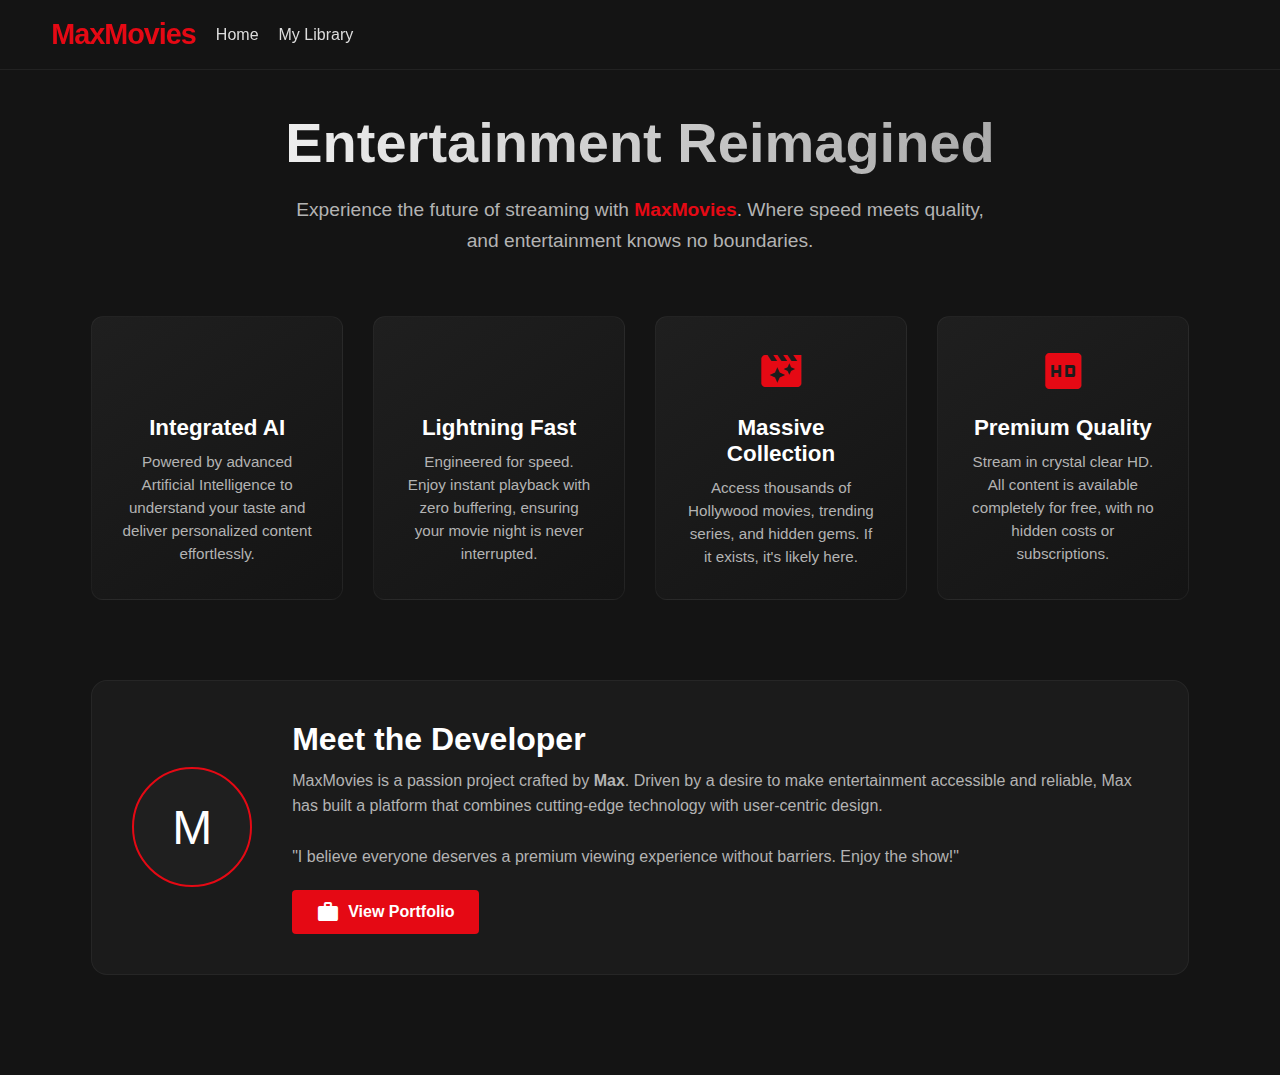
<file: about.html>
<!DOCTYPE html>
<html lang="en">
<head>
  <meta charset="utf-8" />
  <meta name="viewport" content="width=device-width, initial-scale=1" />
  <title>About | MaxMovies</title>
  <link href="https://fonts.googleapis.com/icon?family=Material+Icons" rel="stylesheet" />
  <link rel="stylesheet" href="https://cdnjs.cloudflare.com/ajax/libs/font-awesome/6.5.1/css/all.min.css" />
  <style>
  :root {
    --bg-color: #141414;
    --bg-secondary: #1f1f1f;
    --text-primary: #ffffff;
    --text-secondary: #b3b3b3;
    --accent: #e50914;
    --accent-hover: #f40612;
    --nav-height: 70px;
    --padding-sides: 4%;
  }
  
  * { box-sizing: border-box; margin: 0; padding: 0; outline: none; }
  body { 
    font-family: 'Segoe UI', Roboto, Helvetica, Arial, sans-serif; 
    background-color: var(--bg-color); 
    color: var(--text-primary); 
    padding-top: var(--nav-height); 
    overflow-x: hidden; 
  }

  /* --- Navigation (Matching Main App) --- */
  .navbar { position: fixed; top: 0; width: 100%; height: var(--nav-height); background: rgba(20, 20, 20, 0.95); display: flex; align-items: center; justify-content: space-between; padding: 0 var(--padding-sides); z-index: 100; border-bottom: 1px solid #222; }
  .nav-left { display: flex; align-items: center; gap: 20px; }
  .logo { color: var(--accent); font-size: 1.8rem; font-weight: 800; letter-spacing: -1px; cursor: pointer; text-decoration: none; }
  .nav-links { display: flex; list-style: none; gap: 20px; }
  .nav-links a { cursor: pointer; color: #ddd; font-weight: 500; transition: color 0.2s; text-decoration: none; }
  .nav-links a:hover { color: white; }

  /* Hamburger Styles */
  .hamburger { display:flex; align-items:center; gap:12px; } 
  .hamburger-btn { display:none; background:transparent; border:none; color:#ddd; cursor:pointer; font-size:28px; padding: 0; transition: color 0.2s; } 
  .hamburger-btn:active, .hamburger-btn.active { color: var(--accent); } 
  
  .hamburger-menu { 
      position: absolute; top:70px; right:4%; background: #0f0f10; border:1px solid #222; 
      padding:12px; border-radius:8px; display:none; flex-direction:column; gap:8px; 
      z-index:110; box-shadow: 0 5px 20px rgba(0,0,0,0.5); 
  } 
  .hamburger-menu.active { display: flex; }
  .hamburger-menu a { color:#ddd; text-decoration:none; padding:10px 15px; border-radius:6px; display:flex; align-items:center; gap:10px; transition: all 0.2s; } 
  .hamburger-menu a:hover { background: rgba(229, 9, 20, 0.1); color: var(--accent); }

  /* --- About Content Styles --- */
  .about-container {
    max-width: 1200px;
    margin: 0 auto;
    padding: 40px var(--padding-sides);
    animation: fadeIn 0.6s ease;
  }

  @keyframes fadeIn { from { opacity: 0; transform: translateY(20px); } to { opacity: 1; transform: translateY(0); } }

  .about-hero {
    text-align: center;
    margin-bottom: 60px;
    position: relative;
  }

  .about-hero h1 {
    font-size: 3.5rem;
    font-weight: 800;
    margin-bottom: 20px;
    background: linear-gradient(to right, #fff, #999);
    -webkit-background-clip: text;
    -webkit-text-fill-color: transparent;
  }

  .about-hero p {
    font-size: 1.2rem;
    color: var(--text-secondary);
    max-width: 700px;
    margin: 0 auto;
    line-height: 1.6;
  }

  .accent-text { color: var(--accent); font-weight: bold; }

  /* Feature Grid */
  .features-grid {
    display: grid;
    grid-template-columns: repeat(auto-fit, minmax(250px, 1fr));
    gap: 30px;
    margin-bottom: 80px;
  }

  .feature-card {
    background: linear-gradient(145deg, #1f1f1f, #141414);
    border: 1px solid rgba(255,255,255,0.05);
    padding: 30px;
    border-radius: 12px;
    text-align: center;
    transition: transform 0.3s ease, border-color 0.3s ease;
  }

  .feature-card:hover {
    transform: translateY(-5px);
    border-color: var(--accent);
  }

  .feature-icon {
    font-size: 3rem;
    color: var(--accent);
    margin-bottom: 20px;
    display: inline-block;
  }

  .feature-card h3 {
    font-size: 1.4rem;
    margin-bottom: 10px;
    color: white;
  }

  .feature-card p {
    color: var(--text-secondary);
    font-size: 0.95rem;
    line-height: 1.5;
  }

  /* Developer Section */
  .dev-section {
    background: rgba(255,255,255,0.03);
    border-radius: 16px;
    padding: 40px;
    display: flex;
    align-items: center;
    gap: 40px;
    border: 1px solid rgba(255,255,255,0.05);
    margin-bottom: 60px;
  }

  .dev-avatar {
    width: 120px;
    height: 120px;
    border-radius: 50%;
    background: var(--bg-secondary);
    display: flex;
    align-items: center;
    justify-content: center;
    border: 2px solid var(--accent);
    font-size: 3rem;
    color: var(--text-primary);
    flex-shrink: 0;
  }

  .dev-content h2 {
    font-size: 2rem;
    margin-bottom: 10px;
  }

  .dev-content p {
    color: var(--text-secondary);
    line-height: 1.6;
    margin-bottom: 20px;
  }

  .btn {
    display: inline-flex;
    align-items: center;
    gap: 8px;
    background-color: var(--accent);
    color: white;
    padding: 10px 24px;
    border-radius: 4px;
    text-decoration: none;
    font-weight: 600;
    transition: background 0.2s;
    border: none;
    cursor: pointer;
  }
  .btn:hover { background-color: var(--accent-hover); }

  /* Footer Nav (Mobile) */
  .footer-nav { position: fixed; bottom: 0; left: 0; right: 0; height: 64px; background: rgba(10,10,10,0.98); display: none; justify-content: space-around; align-items: center; border-top: 1px solid #222; z-index: 200; } 
  .foot-btn { background: transparent; border: none; color: #ddd; display:flex; flex-direction: column; align-items: center; gap:4px; font-size: 0.85rem; padding: 6px 10px; cursor: pointer; text-decoration: none; } 
  .foot-btn i { font-size: 20px; } 
  .foot-btn span { font-size: 12px; }
  .foot-btn:active, .foot-btn:focus { color: var(--accent); }

  @media (max-width: 768px) {
    .nav-links { display: none; }
    .hamburger-btn { display: block; }
    .footer-nav { display: flex; }
    .about-hero h1 { font-size: 2.5rem; }
    .dev-section { flex-direction: column; text-align: center; padding: 30px 20px; }
    .nav-left { gap: 15px; }
    .logo { font-size: 1.4rem; }
    .navbar { padding: 0 15px; }
  }
  </style>
</head>
<body>

  <!-- NAVIGATION -->
  <nav class="navbar">
    <div class="nav-left">
      <a href="index.html" class="logo">MaxMovies</a>
      <ul class="nav-links">
        <li><a href="index.html">Home</a></li>
        <li><a href="index.html#library">My Library</a></li>
      </ul>
    </div>
    <div class="hamburger">
      <button class="hamburger-btn" id="hamburgerBtn" onclick="toggleMenu()"><i class="material-icons">menu</i></button>
      <div class="hamburger-menu" id="hamburgerMenu">
        <a href="index.html"><i class="material-icons">home</i> Home</a>
        <a href="index.html#library"><i class="material-icons">library_books</i> Library</a>
        <a href="ai.html"><i class="material-icons">smart_toy</i> Ask AI</a>
        <a href="portfolio.html"><i class="material-icons">work</i> My Portfolio</a>
      </div>
    </div>
  </nav>

  <!-- MAIN CONTENT -->
  <div class="about-container">
    
    <!-- Hero -->
    <header class="about-hero">
      <h1>Entertainment Reimagined</h1>
      <p>
        Experience the future of streaming with <span class="accent-text">MaxMovies</span>. 
        Where speed meets quality, and entertainment knows no boundaries.
      </p>
    </header>

    <!-- Features Grid -->
    <section class="features-grid">
      <!-- AI Feature -->
      <div class="feature-card">
        <i class="material-icons feature-icon">smart_toy</i>
        <h3>Integrated AI</h3>
        <p>Powered by advanced Artificial Intelligence to understand your taste and deliver personalized content effortlessly.</p>
      </div>

      <!-- Speed Feature -->
      <div class="feature-card">
        <i class="material-icons feature-icon">bolt</i>
        <h3>Lightning Fast</h3>
        <p>Engineered for speed. Enjoy instant playback with zero buffering, ensuring your movie night is never interrupted.</p>
      </div>

      <!-- Library Feature -->
      <div class="feature-card">
        <i class="material-icons feature-icon">movie_filter</i>
        <h3>Massive Collection</h3>
        <p>Access thousands of Hollywood movies, trending series, and hidden gems. If it exists, it's likely here.</p>
      </div>

      <!-- Quality Feature -->
      <div class="feature-card">
        <i class="material-icons feature-icon">hd</i>
        <h3>Premium Quality</h3>
        <p>Stream in crystal clear HD. All content is available completely for free, with no hidden costs or subscriptions.</p>
      </div>
    </section>

    <!-- Developer Section -->
    <section class="dev-section">
      <div class="dev-avatar">
        <span>M</span>
      </div>
      <div class="dev-content">
        <h2>Meet the Developer</h2>
        <p>
          MaxMovies is a passion project crafted by <strong>Max</strong>. 
          Driven by a desire to make entertainment accessible and reliable, Max has built a platform that combines cutting-edge technology with user-centric design.
          <br><br>
          "I believe everyone deserves a premium viewing experience without barriers. Enjoy the show!"
        </p>
        <a href="portfolio.html" class="btn">
          <i class="material-icons">work</i> View Portfolio
        </a>
      </div>
    </section>

  </div>

  <!-- FOOTER NAV (Mobile) -->
  <nav class="footer-nav">
    <a href="index.html" class="foot-btn"><i class="material-icons">home</i><span>Home</span></a>
    <a href="index.html#library" class="foot-btn"><i class="material-icons">library_books</i><span>Library</span></a>
    <a href="index.html#downloads" class="foot-btn"><i class="material-icons">download_for_offline</i><span>Downloads</span></a>
    <a href="index.html" class="foot-btn"><i class="material-icons">search</i><span>Search</span></a>
  </nav>

  <script>
    function toggleMenu() {
      const menu = document.getElementById('hamburgerMenu');
      const btn = document.getElementById('hamburgerBtn');
      
      if (menu.style.display === 'flex') {
        menu.style.display = 'none';
        btn.classList.remove('active');
      } else {
        menu.style.display = 'flex';
        btn.classList.add('active');
      }
    }

    // Close menu when clicking outside
    document.addEventListener('click', (e) => {
      const menu = document.getElementById('hamburgerMenu');
      const btn = document.getElementById('hamburgerBtn');
      if (menu.style.display === 'flex' && !menu.contains(e.target) && !btn.contains(e.target)) {
        menu.style.display = 'none';
        btn.classList.remove('active');
      }
    });
  </script>
</body>
</html>
</file>
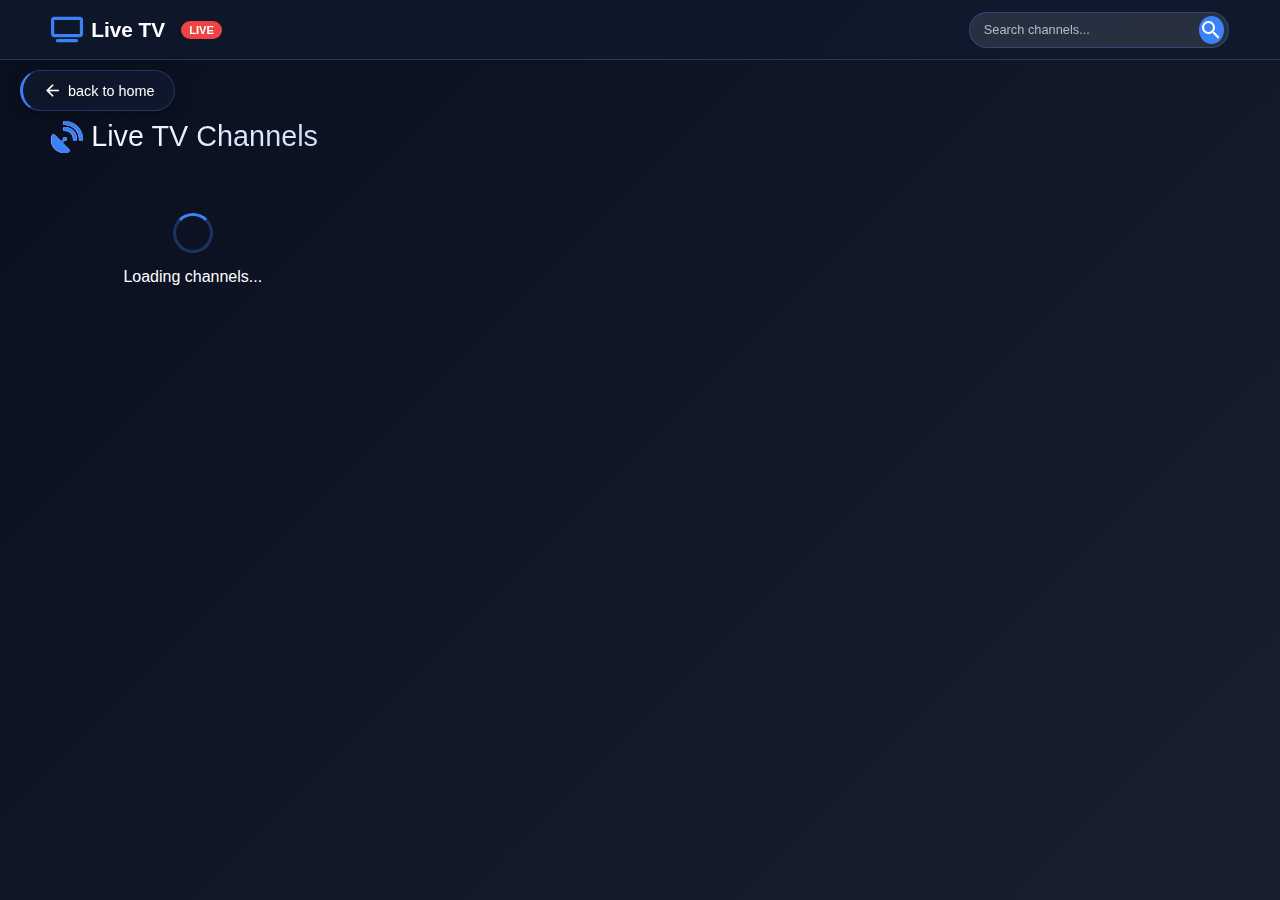
<file: channels.html>
<!DOCTYPE html>
<html lang="en">
<head>
  <meta charset="UTF-8">
  <meta name="viewport" content="width=device-width, initial-scale=1.0, maximum-scale=1.0, user-scalable=yes">
  <title>Live TV Channels 📺</title>
  <link rel="preconnect" href="https://fonts.googleapis.com">
  <link rel="preconnect" href="https://fonts.gstatic.com" crossorigin>
  <link href="https://fonts.googleapis.com/icon?family=Material+Icons" rel="stylesheet">
  <link rel="stylesheet" href="https://cdnjs.cloudflare.com/ajax/libs/font-awesome/6.5.1/css/all.min.css">
  <style>
    * {
      margin: 0;
      padding: 0;
      box-sizing: border-box;
    }

    :root {
      --bg-primary: #0a0f1f;
      --bg-secondary: #151e2c;
      --text-primary: #ffffff;
      --text-secondary: #b0bec5;
      --accent: #3b82f6;
      --accent-hover: #2563eb;
      --danger: #ef4444;
      --success: #10b981;
      --card-bg: rgba(21, 30, 44, 0.8);
      --border-color: rgba(59, 130, 246, 0.3);
      --glassy-bg: rgba(15, 25, 45, 0.7);
      --header-height: 60px;
    }

    body {
      font-family: -apple-system, BlinkMacSystemFont, 'Segoe UI', Roboto, Oxygen, Ubuntu, sans-serif;
      background: linear-gradient(135deg, #0a0f1f 0%, #1a1f2f 100%);
      color: var(--text-primary);
      min-height: 100vh;
    }

    ::-webkit-scrollbar {
      width: 8px;
      height: 8px;
    }
    ::-webkit-scrollbar-track {
      background: var(--bg-secondary);
    }
    ::-webkit-scrollbar-thumb {
      background: var(--accent);
      border-radius: 4px;
    }
    ::-webkit-scrollbar-thumb:hover {
      background: var(--accent-hover);
    }

    .navbar {
      position: fixed;
      top: 0;
      left: 0;
      right: 0;
      height: var(--header-height);
      background: var(--glassy-bg);
      backdrop-filter: blur(10px);
      border-bottom: 1px solid var(--border-color);
      display: flex;
      align-items: center;
      justify-content: space-between;
      padding: 0 4%;
      z-index: 1000;
    }

    .nav-left {
      display: flex;
      align-items: center;
      gap: 15px;
    }

    .logo {
      display: flex;
      align-items: center;
      gap: 8px;
      font-size: 1.3rem;
      font-weight: 700;
      color: white;
      cursor: pointer;
    }

    .logo i {
      color: var(--accent);
      font-size: 1.6rem;
    }

    .live-badge {
      background: var(--danger);
      color: white;
      padding: 3px 8px;
      border-radius: 20px;
      font-size: 0.7rem;
      font-weight: 600;
      text-transform: uppercase;
      animation: pulse 1.5s infinite;
      margin-left: 8px;
    }

    /* Back to Home Button - Positioned at Top */
    .back-home-simple {
      position: fixed;
      top: 70px;
      left: 20px;
      display: inline-flex;
      align-items: center;
      gap: 6px;
      background: rgba(15, 25, 45, 0.85);
      backdrop-filter: blur(8px);
      border: 1px solid var(--border-color);
      border-radius: 40px;
      padding: 10px 20px;
      color: white;
      text-decoration: none;
      font-size: 0.9rem;
      font-weight: 500;
      transition: all 0.2s ease;
      box-shadow: 0 4px 15px rgba(0,0,0,0.3);
      z-index: 2000;
      border-left: 3px solid var(--accent);
    }

    .back-home-simple:hover {
      background: var(--accent);
      border-color: var(--accent);
      transform: translateY(-2px);
      box-shadow: 0 8px 25px rgba(59, 130, 246, 0.4);
    }

    .back-home-simple i {
      font-size: 1.2rem;
    }

    @keyframes pulse {
      0% { opacity: 1; }
      50% { opacity: 0.7; box-shadow: 0 0 8px var(--danger); }
      100% { opacity: 1; }
    }

    .nav-actions {
      display: flex;
      align-items: center;
    }

    .search-box {
      display: flex;
      align-items: center;
      background: rgba(255,255,255,0.1);
      border: 1px solid var(--border-color);
      border-radius: 30px;
      padding: 4px 4px 4px 14px;
      width: 260px;
      height: 36px;
      transition: all 0.2s ease;
    }

    .search-box:focus-within {
      border-color: var(--accent);
      box-shadow: 0 0 12px rgba(59, 130, 246, 0.3);
      background: rgba(15, 25, 45, 0.9);
      width: 280px;
    }

    .search-box input {
      background: transparent;
      border: none;
      color: white;
      width: 100%;
      font-size: 0.85rem;
      padding: 0;
      height: 100%;
    }

    .search-box input::placeholder {
      color: var(--text-secondary);
      font-size: 0.8rem;
    }

    .search-box input:focus {
      outline: none;
    }

    .search-box button {
      background: var(--accent);
      border: none;
      color: white;
      cursor: pointer;
      font-size: 1rem;
      display: flex;
      align-items: center;
      justify-content: center;
      width: 28px;
      height: 28px;
      border-radius: 50%;
      transition: all 0.2s ease;
    }

    .search-box button:hover {
      background: var(--accent-hover);
      transform: scale(1.05);
    }

    .main-content {
      padding-top: var(--header-height);
      min-height: 100vh;
    }

    #home-view {
      padding: 60px 4% 15px 4%;
    }

    .page-title {
      font-size: 1.8rem;
      margin-bottom: 20px;
      background: linear-gradient(135deg, #fff, var(--accent));
      -webkit-background-clip: text;
      -webkit-text-fill-color: transparent;
      display: flex;
      align-items: center;
      gap: 8px;
    }

    .page-title i {
      font-size: 2rem;
      -webkit-text-fill-color: initial;
      color: var(--accent);
    }

    .channels-grid {
      display: grid;
      grid-template-columns: repeat(auto-fill, minmax(260px, 1fr));
      gap: 15px;
      margin-top: 15px;
    }

    .channel-card {
      background: var(--card-bg);
      backdrop-filter: blur(8px);
      border: 1px solid var(--border-color);
      border-radius: 12px;
      overflow: hidden;
      cursor: pointer;
      transition: all 0.2s ease;
      position: relative;
    }

    .channel-card:hover {
      transform: translateY(-3px);
      border-color: var(--accent);
      box-shadow: 0 8px 20px rgba(59, 130, 246, 0.25);
    }

    .channel-thumbnail {
      width: 100%;
      aspect-ratio: 16/9;
      background: linear-gradient(135deg, #1a1f2f, #2a2f3f);
      position: relative;
      overflow: hidden;
      display: flex;
      align-items: center;
      justify-content: center;
    }

    .channel-thumbnail img {
      width: 100%;
      height: 100%;
      object-fit: cover;
      transition: transform 0.2s ease;
    }

    .thumbnail-fallback {
      width: 100%;
      height: 100%;
      display: flex;
      flex-direction: column;
      align-items: center;
      justify-content: center;
      background: linear-gradient(135deg, #1a1f2f, #2a2f3f);
      color: var(--accent);
      font-size: 2.5rem;
      font-weight: bold;
    }

    .thumbnail-fallback span {
      font-size: 0.9rem;
      margin-top: 8px;
      color: var(--text-secondary);
    }

    .channel-card:hover .channel-thumbnail img {
      transform: scale(1.05);
    }

    .live-overlay {
      position: absolute;
      top: 8px;
      right: 8px;
      background: var(--danger);
      color: white;
      padding: 3px 6px;
      border-radius: 3px;
      font-size: 0.65rem;
      font-weight: 600;
      text-transform: uppercase;
      display: flex;
      align-items: center;
      gap: 3px;
      animation: pulse 1.5s infinite;
      z-index: 2;
    }

    .live-overlay i {
      font-size: 0.7rem;
    }

    .viewer-count {
      position: absolute;
      bottom: 8px;
      right: 8px;
      background: rgba(0,0,0,0.7);
      color: white;
      padding: 3px 6px;
      border-radius: 3px;
      font-size: 0.65rem;
      display: flex;
      align-items: center;
      gap: 3px;
      z-index: 2;
      backdrop-filter: blur(2px);
    }

    .channel-info {
      padding: 12px;
    }

    .channel-name {
      font-size: 1rem;
      font-weight: 600;
      color: white;
      margin-bottom: 4px;
      white-space: nowrap;
      overflow: hidden;
      text-overflow: ellipsis;
    }

    .channel-meta {
      display: flex;
      align-items: center;
      gap: 8px;
      font-size: 0.75rem;
      color: var(--text-secondary);
    }

    .channel-meta i {
      font-size: 0.8rem;
      color: var(--accent);
    }

    #player-view {
      min-height: calc(100vh - var(--header-height));
      background: #000;
    }

    .player-container {
      width: 100%;
      background: #000;
      position: relative;
    }

    .video-wrapper {
      width: 100%;
      aspect-ratio: 16/9;
      background: #000;
      position: relative;
    }

    #native-player {
      width: 100%;
      height: 100%;
      position: absolute;
      top: 0;
      left: 0;
    }

    iframe {
      width: 100%;
      height: 100%;
      border: none;
    }

    .no-signal {
      position: absolute;
      top: 0;
      left: 0;
      width: 100%;
      height: 100%;
      display: flex;
      flex-direction: column;
      align-items: center;
      justify-content: center;
      background: #0a0f1f;
      color: var(--text-secondary);
      z-index: 20;
    }

    .no-signal i {
      font-size: 3rem;
      margin-bottom: 15px;
      color: var(--danger);
    }

    .player-controls {
      position: absolute;
      top: 10px;
      left: 10px;
      z-index: 30;
      display: flex;
      gap: 8px;
    }

    .back-btn {
      background: rgba(15, 25, 45, 0.7);
      backdrop-filter: blur(5px);
      border: 1px solid var(--border-color);
      color: white;
      padding: 6px 12px;
      border-radius: 25px;
      cursor: pointer;
      display: flex;
      align-items: center;
      gap: 4px;
      font-size: 0.75rem;
      font-weight: 500;
      transition: all 0.2s ease;
    }

    .back-btn:hover {
      background: var(--accent);
      border-color: var(--accent);
    }

    .channel-info-bar {
      padding: 15px 4%;
      background: var(--glassy-bg);
      backdrop-filter: blur(10px);
      border-bottom: 1px solid var(--border-color);
    }

    .channel-info-bar h1 {
      font-size: 1.3rem;
      margin-bottom: 8px;
      color: white;
    }

    .channel-details {
      display: flex;
      align-items: center;
      gap: 15px;
      flex-wrap: wrap;
    }

    .detail-badge {
      background: rgba(59, 130, 246, 0.2);
      border: 1px solid var(--border-color);
      padding: 4px 10px;
      border-radius: 25px;
      font-size: 0.75rem;
      color: var(--text-secondary);
      display: flex;
      align-items: center;
      gap: 4px;
    }

    .detail-badge.live {
      background: var(--danger);
      color: white;
      border-color: var(--danger);
      animation: pulse 1.5s infinite;
    }

    .developer-card {
      margin: 25px 4%;
      padding: 0;
      background: linear-gradient(135deg, rgba(59, 130, 246, 0.15), rgba(139, 92, 246, 0.15));
      backdrop-filter: blur(10px);
      border: 1px solid rgba(59, 130, 246, 0.3);
      border-radius: 24px;
      overflow: hidden;
      position: relative;
      box-shadow: 0 15px 35px rgba(0, 0, 0, 0.3);
    }

    .developer-card::before {
      content: '';
      position: absolute;
      top: 0;
      left: 0;
      right: 0;
      height: 2px;
      background: linear-gradient(90deg, var(--accent), var(--danger), #8b5cf6);
      z-index: 1;
    }

    .developer-card::after {
      content: '';
      position: absolute;
      bottom: 0;
      right: 0;
      width: 150px;
      height: 150px;
      background: radial-gradient(circle, rgba(59, 130, 246, 0.2) 0%, transparent 70%);
      border-radius: 50%;
      z-index: 0;
    }

    .dev-content {
      display: flex;
      align-items: center;
      justify-content: space-between;
      flex-wrap: wrap;
      gap: 20px;
      padding: 20px 25px;
      position: relative;
      z-index: 2;
    }

    .dev-info {
      display: flex;
      align-items: center;
      gap: 20px;
    }

    .dev-avatar {
      width: 70px;
      height: 70px;
      border-radius: 50%;
      background: linear-gradient(135deg, #3b82f6, #8b5cf6, #ec4899);
      display: flex;
      align-items: center;
      justify-content: center;
      font-size: 2.5rem;
      font-weight: 700;
      color: white;
      box-shadow: 0 8px 20px rgba(59, 130, 246, 0.4);
      position: relative;
      animation: avatarGlow 3s infinite alternate;
    }

    @keyframes avatarGlow {
      0% { box-shadow: 0 8px 20px rgba(59, 130, 246, 0.4); }
      100% { box-shadow: 0 8px 30px rgba(139, 92, 246, 0.6); }
    }

    .dev-avatar::after {
      content: '';
      position: absolute;
      top: -3px;
      left: -3px;
      right: -3px;
      bottom: -3px;
      border-radius: 50%;
      background: linear-gradient(135deg, #3b82f6, #8b5cf6, #ec4899);
      z-index: -1;
      opacity: 0.5;
      filter: blur(8px);
    }

    .dev-text {
      flex: 1;
    }

    .dev-text h3 {
      font-size: 1.3rem;
      margin-bottom: 6px;
      color: white;
      display: flex;
      align-items: center;
      gap: 8px;
    }

    .dev-text h3 i {
      color: #f59e0b;
      font-size: 1.2rem;
      animation: heartbeat 1.5s infinite;
    }

    @keyframes heartbeat {
      0%, 100% { transform: scale(1); }
      50% { transform: scale(1.1); color: #ef4444; }
    }

    .dev-text p {
      color: var(--text-secondary);
      font-size: 0.9rem;
      line-height: 1.5;
      max-width: 500px;
    }

    .dev-text p i {
      color: #fbbf24;
      margin: 0 2px;
    }

    .dev-stats {
      display: flex;
      gap: 20px;
      margin-top: 10px;
    }

    .stat-item {
      display: flex;
      flex-direction: column;
    }

    .stat-value {
      font-size: 1.1rem;
      font-weight: 700;
      color: white;
    }

    .stat-label {
      font-size: 0.7rem;
      color: var(--text-secondary);
      text-transform: uppercase;
      letter-spacing: 0.5px;
    }

    .dev-social {
      display: flex;
      gap: 12px;
    }

    .whatsapp-btn {
      background: linear-gradient(135deg, #25D366, #128C7E);
      color: white;
      padding: 12px 28px;
      border-radius: 50px;
      text-decoration: none;
      display: flex;
      align-items: center;
      gap: 10px;
      font-weight: 600;
      font-size: 0.95rem;
      transition: all 0.3s ease;
      box-shadow: 0 8px 20px rgba(37, 211, 102, 0.3);
      position: relative;
      overflow: hidden;
    }

    .whatsapp-btn::before {
      content: '';
      position: absolute;
      top: 0;
      left: -100%;
      width: 100%;
      height: 100%;
      background: linear-gradient(90deg, transparent, rgba(255,255,255,0.2), transparent);
      transition: left 0.5s ease;
    }

    .whatsapp-btn:hover {
      transform: translateY(-3px);
      box-shadow: 0 15px 30px rgba(37, 211, 102, 0.4);
    }

    .whatsapp-btn:hover::before {
      left: 100%;
    }

    .whatsapp-btn i {
      font-size: 1.3rem;
    }

    .github-btn {
      background: rgba(255,255,255,0.1);
      border: 1px solid var(--border-color);
      color: white;
      width: 48px;
      height: 48px;
      border-radius: 50%;
      display: flex;
      align-items: center;
      justify-content: center;
      text-decoration: none;
      font-size: 1.4rem;
      transition: all 0.2s ease;
    }

    .github-btn:hover {
      background: var(--accent);
      border-color: var(--accent);
      transform: translateY(-3px);
    }

    .recommended-section {
      padding: 0 4% 30px;
    }

    .section-header {
      display: flex;
      align-items: center;
      gap: 10px;
      margin-bottom: 15px;
    }

    .section-header h2 {
      font-size: 1.3rem;
      color: white;
    }

    .recommended-grid {
      display: grid;
      grid-template-columns: repeat(auto-fill, minmax(180px, 1fr));
      gap: 12px;
    }

    .recommended-card {
      background: var(--card-bg);
      backdrop-filter: blur(8px);
      border: 1px solid var(--border-color);
      border-radius: 10px;
      overflow: hidden;
      cursor: pointer;
      transition: all 0.2s ease;
    }

    .recommended-card:hover {
      transform: translateY(-2px);
      border-color: var(--accent);
    }

    .rec-thumbnail {
      width: 100%;
      aspect-ratio: 16/9;
      background: linear-gradient(135deg, #1a1f2f, #2a2f3f);
      display: flex;
      align-items: center;
      justify-content: center;
    }

    .rec-thumbnail img {
      width: 100%;
      height: 100%;
      object-fit: cover;
    }

    .rec-info {
      padding: 8px;
    }

    .rec-name {
      font-size: 0.85rem;
      font-weight: 600;
      color: white;
      margin-bottom: 3px;
      white-space: nowrap;
      overflow: hidden;
      text-overflow: ellipsis;
    }

    .rec-country {
      font-size: 0.65rem;
      color: var(--text-secondary);
      display: flex;
      align-items: center;
      gap: 3px;
    }

    .rec-country i {
      font-size: 0.7rem;
      color: var(--accent);
    }

    .loading-spinner {
      display: flex;
      flex-direction: column;
      align-items: center;
      justify-content: center;
      padding: 40px;
    }

    .spinner {
      width: 40px;
      height: 40px;
      border: 3px solid rgba(59, 130, 246, 0.3);
      border-top-color: var(--accent);
      border-radius: 50%;
      animation: spin 1s linear infinite;
      margin-bottom: 15px;
    }

    @keyframes spin {
      to { transform: rotate(360deg); }
    }

    .rotate-hint {
      position: absolute;
      bottom: 15px;
      right: 15px;
      background: rgba(0,0,0,0.6);
      backdrop-filter: blur(5px);
      color: white;
      padding: 6px 10px;
      border-radius: 25px;
      font-size: 0.75rem;
      display: flex;
      align-items: center;
      gap: 6px;
      z-index: 30;
      border: 1px solid rgba(255,255,255,0.2);
      animation: fadeInOut 3s ease-in-out;
      pointer-events: none;
    }

    @keyframes fadeInOut {
      0% { opacity: 0; transform: translateY(10px); }
      10% { opacity: 1; transform: translateY(0); }
      90% { opacity: 1; transform: translateY(0); }
      100% { opacity: 0; transform: translateY(-10px); }
    }

    /* Offline message styling */
    .offline-message {
      text-align: center;
      padding: 40px;
      background: var(--card-bg);
      border-radius: 12px;
      margin: 20px 0;
    }

    .offline-message i {
      font-size: 3rem;
      color: var(--danger);
      margin-bottom: 15px;
    }

    .offline-message h3 {
      color: white;
      margin-bottom: 10px;
    }

    .offline-message p {
      color: var(--text-secondary);
    }

    .retry-button {
      background: var(--accent);
      color: white;
      border: none;
      padding: 10px 20px;
      border-radius: 25px;
      margin-top: 15px;
      cursor: pointer;
      font-size: 0.9rem;
      display: inline-flex;
      align-items: center;
      gap: 8px;
      transition: all 0.2s ease;
    }

    .retry-button:hover {
      background: var(--accent-hover);
      transform: translateY(-2px);
    }

    .retry-button i {
      font-size: 1rem;
      color: white;
      margin: 0;
    }

    @media (max-width: 768px) {
      :root {
        --header-height: 55px;
      }
      .navbar { padding: 0 3%; }
      .nav-left { gap: 10px; }
      .logo { font-size: 1.1rem; }
      .logo i { font-size: 1.4rem; }
      .back-home-simple { 
        top: 65px;
        left: 15px;
        padding: 8px 16px; 
        font-size: 0.8rem;
      }
      .search-box { width: 180px; }
      .search-box:focus-within { width: 200px; }
      .channels-grid { grid-template-columns: repeat(2, 1fr); gap: 10px; }
      .recommended-grid { grid-template-columns: repeat(2, 1fr); }
      .dev-content { flex-direction: column; align-items: flex-start; }
      .dev-info { width: 100%; }
      .dev-social { width: 100%; justify-content: flex-start; }
      .whatsapp-btn { flex: 1; justify-content: center; }
      #home-view { padding-top: 80px; }
    }

    @media (max-width: 480px) {
      .channels-grid { grid-template-columns: 1fr; }
      .search-box { width: 140px; }
      .search-box:focus-within { width: 160px; }
      .dev-avatar { width: 60px; height: 60px; font-size: 2rem; }
      .dev-text h3 { font-size: 1.1rem; }
      .dev-text p { font-size: 0.8rem; }
      .back-home-simple {
        top: 60px;
        left: 10px;
        padding: 6px 12px;
      }
    }

    .hidden { display: none !important; }
  </style>
  <meta name="referrer" content="strict-origin-when-cross-origin">
</head>
<body>
  <nav class="navbar">
    <div class="nav-left">
      <div class="logo" onclick="router.navigate('home')">
        <i class="fas fa-tv"></i>
        <span>Live TV</span>
        <span class="live-badge">LIVE</span>
      </div>
    </div>
    <div class="nav-actions">
      <div class="search-box">
        <input type="text" id="searchInput" placeholder="Search channels...">
        <button onclick="handleSearchClick()"><i class="material-icons">search</i></button>
      </div>
    </div>
  </nav>

  <!-- Back to Home Button - Fixed at Top, links to index.html -->
  <a href="index.html" class="back-home-simple" id="globalBackHome">
    <i class="material-icons">arrow_back</i>
    <span>back to home</span>
  </a>

  <div class="main-content">
    <div id="home-view">
      <div class="page-title">
        <i class="fas fa-satellite-dish"></i>
        Live TV Channels
      </div>
      <div id="channelsGrid" class="channels-grid"></div>
    </div>

    <div id="player-view" class="hidden">
      <div class="player-container">
        <div class="video-wrapper" id="videoWrapper">
          <div id="native-player"></div>

          <div class="no-signal hidden" id="noSignal">
            <i class="fas fa-broadcast-tower"></i>
            <h3>No Signal</h3>
            <p>The channel is currently offline</p>
          </div>
          
          <div class="player-controls">
            <button class="back-btn" onclick="router.navigate('home')">
              <i class="material-icons">arrow_back</i>
              Back
            </button>
          </div>

          <div class="rotate-hint hidden" id="rotateHint">
            <i class="fas fa-rotate"></i>
            <span>Rotate for fullscreen</span>
          </div>
        </div>
        
        <div class="channel-info-bar" id="playerChannelInfo">
          <h1 id="playerChannelTitle">Loading...</h1>
          <div class="channel-details" id="playerChannelDetails"></div>
        </div>

        <div class="developer-card">
          <div class="dev-content">
            <div class="dev-info">
              <div class="dev-avatar">M</div>
              <div class="dev-text">
                <h3>
                  Project Developed by Max 
                  <i class="fas fa-heart"></i>
                </h3>
                <p>
                  <i class="fas fa-tv"></i> <strong>10,000+</strong> live TV channels from <strong>100+</strong> countries
                  <br>
                  <i class="fas fa-star"></i> All completely FREE • Updated daily • No registration required
                </p>
                <div class="dev-stats">
                  <div class="stat-item">
                    <span class="stat-value">24/7</span>
                    <span class="stat-label">Live Support</span>
                  </div>
                  <div class="stat-item">
                    <span class="stat-value">4K</span>
                    <span class="stat-label">Quality</span>
                  </div>
                  <div class="stat-item">
                    <span class="stat-value">100%</span>
                    <span class="stat-label">Free</span>
                  </div>
                </div>
              </div>
            </div>
            <div class="dev-social">
              <a href="https://wa.me/254738734134" target="_blank" class="whatsapp-btn">
                <i class="fab fa-whatsapp"></i>
                Contact Developer
              </a>
            </div>
          </div>
        </div>

        <div class="recommended-section">
          <div class="section-header">
            <h2>Recommended Channels</h2>
            <i class="material-icons" style="color: var(--accent);">recommend</i>
          </div>
          <div id="recommendedGrid" class="recommended-grid"></div>
        </div>
      </div>
    </div>
  </div>

  <script>
    // Multiple backend endpoints for fallback
    const BACKENDS = [
      'https://channelsbackendyt.vercel.app/api',
      'https://channelsbackend2.vercel.app/api',
      'https://channelsbackend3.vercel.app/api'
    ];
    
    let currentBackendIndex = 0;
    let allChannels = [];
    let currentChannel = null;
    let thumbnailCache = new Map();
    
    const CACHE_DURATION = 8 * 60 * 60 * 1000; // 8 hours
    let liveStreamsCache = new Map();
    let currentIframe = null;
    
    // Rate limiter to prevent API abuse
    const rateLimiter = {
      calls: [],
      maxCalls: 20, // Max 20 calls per minute per user
      timeWindow: 60000, // 1 minute
      
      canCall() {
        const now = Date.now();
        this.calls = this.calls.filter(time => now - time < this.timeWindow);
        if (this.calls.length >= this.maxCalls) return false;
        this.calls.push(now);
        return true;
      },
      
      reset() {
        this.calls = [];
      }
    };
    
    // Request queue to prevent overwhelming the server
    class RequestQueue {
      constructor() {
        this.queue = [];
        this.processing = false;
        this.delay = 300; // ms between requests
      }
      
      async add(requestFn) {
        return new Promise((resolve, reject) => {
          this.queue.push({ requestFn, resolve, reject });
          this.process();
        });
      }
      
      async process() {
        if (this.processing || this.queue.length === 0) return;
        this.processing = true;
        
        while (this.queue.length > 0) {
          const { requestFn, resolve, reject } = this.queue.shift();
          try {
            const result = await requestFn();
            resolve(result);
          } catch (error) {
            reject(error);
          }
          await new Promise(r => setTimeout(r, this.delay));
        }
        
        this.processing = false;
      }
    }
    
    const requestQueue = new RequestQueue();
    
    // Debounce function for search
    function debounce(func, wait) {
      let timeout;
      return function executedFunction(...args) {
        const later = () => {
          clearTimeout(timeout);
          func(...args);
        };
        clearTimeout(timeout);
        timeout = setTimeout(later, wait);
      };
    }
    
    // Exponential backoff retry
    async function fetchWithRetry(url, options = {}, retries = 3) {
      for (let i = 0; i < retries; i++) {
        try {
          const response = await fetch(url, options);
          if (!response.ok) {
            if (response.status === 429 || response.status >= 500) {
              // Rate limited or server error, retry
              throw new Error(`HTTP ${response.status}`);
            }
            return response;
          }
          return response;
        } catch (error) {
          if (i === retries - 1) throw error;
          // Exponential backoff: 1s, 2s, 4s
          await new Promise(r => setTimeout(r, 1000 * Math.pow(2, i)));
        }
      }
    }
    
    // Fetch with backend fallback
    async function fetchWithFallback(endpoint) {
      const startIndex = currentBackendIndex;
      let attempts = 0;
      
      while (attempts < BACKENDS.length) {
        const backend = BACKENDS[currentBackendIndex];
        try {
          console.log(`Trying backend: ${backend}`);
          const response = await fetchWithRetry(`${backend}/${endpoint}`);
          if (response.ok) {
            return response;
          }
          throw new Error(`Backend returned ${response.status}`);
        } catch (error) {
          console.warn(`Backend ${backend} failed:`, error);
          // Move to next backend
          currentBackendIndex = (currentBackendIndex + 1) % BACKENDS.length;
          attempts++;
        }
      }
      
      throw new Error('All backends failed');
    }
    
    // Connection status detection
    function updateOnlineStatus() {
      if (!navigator.onLine) {
        showOfflineMessage();
      } else {
        // Back online, refresh the view
        if (!document.getElementById('home-view').classList.contains('hidden')) {
          renderHomeChannels();
        }
      }
    }
    
    function showOfflineMessage() {
      const grid = document.getElementById('channelsGrid');
      grid.innerHTML = `
        <div class="offline-message">
          <i class="fas fa-wifi-slash"></i>
          <h3>You're offline</h3>
          <p>Please check your internet connection</p>
          <button class="retry-button" onclick="window.location.reload()">
            <i class="fas fa-redo-alt"></i> Retry
          </button>
        </div>
      `;
    }
    
    // Jittered delays for spreading load
    function randomDelay(min = 100, max = 300) {
      return new Promise(r => setTimeout(r, min + Math.random() * (max - min)));
    }
    
    const router = {
      navigate(view, channelId = null) {
        if (view === 'home') {
          document.getElementById('home-view').classList.remove('hidden');
          document.getElementById('player-view').classList.add('hidden');
          document.title = 'Live TV Channels 📺';
          stopVideo();
        } else if (view === 'player' && channelId) {
          document.getElementById('home-view').classList.add('hidden');
          document.getElementById('player-view').classList.remove('hidden');
          loadChannelPlayer(channelId);
        }
      }
    };
    
    document.addEventListener('fullscreenchange', () => {
      if (document.fullscreenElement) {
        if (screen.orientation && screen.orientation.lock) {
          screen.orientation.lock('landscape').catch(() => {});
        }
      } else {
        if (screen.orientation && screen.orientation.unlock) {
          screen.orientation.unlock();
        }
      }
    });
    
    window.addEventListener('orientationchange', () => {
      if (window.innerHeight < window.innerWidth) {
        showRotateHint();
      }
    });
    
    window.addEventListener('online', updateOnlineStatus);
    window.addEventListener('offline', updateOnlineStatus);
    
    async function fetchAllChannels() {
      try {
        const response = await fetchWithFallback('channels');
        const data = await response.json();
        allChannels = data.channels || [];
        return allChannels;
      } catch (error) {
        console.error('Error fetching channels:', error);
        if (!navigator.onLine) {
          showOfflineMessage();
        }
        return [];
      }
    }
    
    async function searchLiveStreams(query) {
      // Rate limiting check
      if (!rateLimiter.canCall()) {
        console.warn('Rate limit exceeded, returning empty results');
        return [];
      }
      
      const cacheKey = `live_${query}`;
      const now = Date.now();
      
      if (liveStreamsCache.has(cacheKey)) {
        const cached = liveStreamsCache.get(cacheKey);
        if (now - cached.timestamp < CACHE_DURATION) {
          console.log('Using cached stream data for:', query);
          return cached.data;
        } else {
          liveStreamsCache.delete(cacheKey);
        }
      }
      
      // Add to request queue to prevent overwhelming
      return requestQueue.add(async () => {
        try {
          console.log('Fetching fresh stream data for:', query);
          // Add jitter to spread load
          await randomDelay();
          
          const response = await fetchWithFallback(`search?q=${encodeURIComponent(query)}&max=5`);
          const data = await response.json();
          const results = data.results || [];
          
          liveStreamsCache.set(cacheKey, {
            data: results,
            timestamp: now
          });
          
          return results;
        } catch (error) {
          console.error('Error searching live streams:', error);
          return [];
        }
      });
    }
    
    async function getChannelThumbnail(channelName, channelId) {
      if (thumbnailCache.has(channelId)) {
        return thumbnailCache.get(channelId);
      }
      
      try {
        const results = await searchLiveStreams(channelName);
        if (results && results.length > 0 && results[0].thumbnail) {
          const thumbnail = results[0].thumbnail;
          thumbnailCache.set(channelId, thumbnail);
          return thumbnail;
        }
      } catch (error) {
        console.error(`Error getting thumbnail for ${channelName}:`, error);
      }
      return null; // Return null instead of throwing error
    }
    
    function handleImageError(img, channelName) {
      const fallback = document.createElement('div');
      fallback.className = 'thumbnail-fallback';
      fallback.innerHTML = `<i class="fas fa-tv"></i><span>${channelName}</span>`;
      img.parentNode.replaceChild(fallback, img);
    }
    
    function stopVideo() {
      const playerContainer = document.getElementById('native-player');
      if (playerContainer) {
        playerContainer.innerHTML = '';
      }
      if (currentIframe) {
        currentIframe = null;
      }
      document.getElementById('noSignal').classList.add('hidden');
    }
    
    function showNoSignal() {
      document.getElementById('noSignal').classList.remove('hidden');
    }
    
    function hideNoSignal() {
      document.getElementById('noSignal').classList.add('hidden');
    }
    
    function showRotateHint() {
      const hint = document.getElementById('rotateHint');
      hint.classList.remove('hidden');
      setTimeout(() => hint.classList.add('hidden'), 3000);
    }
    
    async function playChannel(channel) {
      currentChannel = channel;
      
      document.getElementById('playerChannelTitle').textContent = channel.name;
      
      const details = document.getElementById('playerChannelDetails');
      details.innerHTML = `
        <span class="detail-badge live">
          <i class="material-icons">fiber_manual_record</i> LIVE
        </span>
        <span class="detail-badge">
          <i class="material-icons">place</i> ${channel.country || 'International'}
        </span>
        <span class="detail-badge">
          <i class="material-icons">category</i> ${channel.category || 'General'}
        </span>
      `;
      
      const liveStreams = await searchLiveStreams(channel.name);
      
      if (liveStreams && liveStreams.length > 0) {
        const stream = liveStreams[0];
        
        console.log('Playing:', stream.title);
        
        hideNoSignal();
        
        const playerContainer = document.getElementById('native-player');
        playerContainer.innerHTML = '';
        
        const videoUrl = `https://www.youtube.com/embed/${stream.videoId}?autoplay=1&mute=0&playsinline=1&enablejsapi=1&rel=0&modestbranding=1&controls=1`;
        
        const iframe = document.createElement('iframe');
        iframe.src = videoUrl;
        iframe.allow = 'autoplay; fullscreen; encrypted-media; picture-in-picture';
        iframe.allowFullscreen = true;
        iframe.style.width = '100%';
        iframe.style.height = '100%';
        iframe.style.border = 'none';
        
        playerContainer.appendChild(iframe);
        currentIframe = iframe;
        
        if (window.innerWidth <= 768) {
          showRotateHint();
        }
        
      } else {
        console.log('No live streams found for:', channel.name);
        // Even with no stream, the channel card can still be clicked
        // Show a message but don't prevent navigation
        showNoSignal();
      }
      
      loadRecommendedChannels(channel.country, channel.id);
    }
    
    async function loadChannelPlayer(channelId) {
      const channel = allChannels.find(c => c.id === channelId);
      if (channel) await playChannel(channel);
    }
    
    async function loadRecommendedChannels(country, currentId) {
      let channels = allChannels.filter(c => c.country === country && c.id !== currentId);
      if (channels.length === 0) {
        channels = allChannels.filter(c => c.id !== currentId).sort(() => 0.5 - Math.random());
      }
      channels = channels.slice(0, 6);
      
      const grid = document.getElementById('recommendedGrid');
      grid.innerHTML = '<div class="loading-spinner"><div class="spinner"></div><p>Loading...</p></div>';
      
      // Load thumbnails with delays to spread load
      const withThumbnails = [];
      for (const c of channels) {
        await randomDelay(50, 150);
        try {
          const thumbnail = await getChannelThumbnail(c.name, c.id);
          withThumbnails.push({
            ...c,
            thumbnail: thumbnail // May be null, but card will still render with fallback
          });
        } catch (error) {
          // Even if thumbnail fails, still include the channel
          withThumbnails.push({
            ...c,
            thumbnail: null
          });
        }
      }
      
      grid.innerHTML = withThumbnails.map(c => `
        <div class="recommended-card" onclick="router.navigate('player', '${c.id}')">
          <div class="rec-thumbnail">
            <img src="${c.thumbnail || c.logo || ''}" alt="${c.name}"
                 onerror="handleImageError(this, '${c.name.replace(/'/g, "\\'")}')">
          </div>
          <div class="rec-info">
            <div class="rec-name">${c.name}</div>
            <div class="rec-country"><i class="material-icons">place</i> ${c.country || 'International'}</div>
          </div>
        </div>
      `).join('');
    }
    
    async function renderHomeChannels() {
      // Check online status first
      if (!navigator.onLine) {
        showOfflineMessage();
        return;
      }
      
      const grid = document.getElementById('channelsGrid');
      grid.innerHTML = '<div class="loading-spinner"><div class="spinner"></div><p>Loading channels...</p></div>';
      
      const channels = await fetchAllChannels();
      
      if (!channels.length) {
        grid.innerHTML = '<div style="text-align:center; padding:40px;">No channels available</div>';
        return;
      }
      
      grid.innerHTML = '<div class="loading-spinner"><div class="spinner"></div><p>Loading thumbnails...</p></div>';
      
      // Load thumbnails with delays to spread load
      const withThumbnails = [];
      for (const c of channels) {
        await randomDelay(50, 150);
        try {
          const thumbnail = await getChannelThumbnail(c.name, c.id);
          withThumbnails.push({
            ...c,
            thumbnail: thumbnail // May be null, but card will still render with fallback
          });
        } catch (error) {
          // Even if thumbnail fails, still include the channel
          withThumbnails.push({
            ...c,
            thumbnail: null
          });
        }
      }
      
      grid.innerHTML = withThumbnails.map(c => `
        <div class="channel-card" onclick="router.navigate('player', '${c.id}')">
          <div class="channel-thumbnail">
            <img src="${c.thumbnail || c.logo || ''}" alt="${c.name}"
                 onerror="handleImageError(this, '${c.name.replace(/'/g, "\\'")}')">
            <span class="live-overlay"><i class="material-icons">fiber_manual_record</i> LIVE</span>
            <span class="viewer-count"><i class="material-icons">visibility</i> ${Math.floor(Math.random()*50000+1000).toLocaleString()}</span>
          </div>
          <div class="channel-info">
            <div class="channel-name">${c.name}</div>
            <div class="channel-meta">
              <span><i class="material-icons">place</i> ${c.country || 'International'}</span>
              <span>•</span>
              <span>${c.category || 'General'}</span>
            </div>
          </div>
        </div>
      `).join('');
    }
    
    // Debounced search function
    const debouncedSearch = debounce(async function() {
      const query = document.getElementById('searchInput').value.toLowerCase().trim();
      if (!query) return renderHomeChannels();
      
      if (!navigator.onLine) {
        showOfflineMessage();
        return;
      }
      
      const filtered = allChannels.filter(c => 
        c.name.toLowerCase().includes(query) ||
        (c.country && c.country.toLowerCase().includes(query)) ||
        (c.category && c.category.toLowerCase().includes(query))
      );
      
      const grid = document.getElementById('channelsGrid');
      
      if (!filtered.length) {
        grid.innerHTML = '<div style="text-align:center; padding:40px;">No channels found</div>';
        return;
      }
      
      grid.innerHTML = '<div class="loading-spinner"><div class="spinner"></div><p>Loading...</p></div>';
      
      const withThumbnails = [];
      for (const c of filtered) {
        await randomDelay(50, 150);
        try {
          const thumbnail = await getChannelThumbnail(c.name, c.id);
          withThumbnails.push({
            ...c,
            thumbnail: thumbnail
          });
        } catch (error) {
          withThumbnails.push({
            ...c,
            thumbnail: null
          });
        }
      }
      
      grid.innerHTML = withThumbnails.map(c => `
        <div class="channel-card" onclick="router.navigate('player', '${c.id}')">
          <div class="channel-thumbnail">
            <img src="${c.thumbnail || c.logo || ''}" alt="${c.name}"
                 onerror="handleImageError(this, '${c.name.replace(/'/g, "\\'")}')">
            <span class="live-overlay"><i class="material-icons">fiber_manual_record</i> LIVE</span>
            <span class="viewer-count"><i class="material-icons">visibility</i> ${Math.floor(Math.random()*50000+1000).toLocaleString()}</span>
          </div>
          <div class="channel-info">
            <div class="channel-name">${c.name}</div>
            <div class="channel-meta">
              <span><i class="material-icons">place</i> ${c.country || 'International'}</span>
              <span>•</span>
              <span>${c.category || 'General'}</span>
            </div>
          </div>
        </div>
      `).join('');
    }, 500);
    
    // Handle search button click
    function handleSearchClick() {
      debouncedSearch();
    }
    
    window.onload = async () => {
      await renderHomeChannels();
      
      // Add input event listener for real-time search with debounce
      document.getElementById('searchInput').addEventListener('input', debouncedSearch);
      
      // Also keep Enter key for convenience
      document.getElementById('searchInput').addEventListener('keypress', e => {
        if (e.key === 'Enter') {
          e.preventDefault();
          debouncedSearch();
        }
      });
    };
    
    // Expose functions to global scope
    window.router = router;
    window.handleSearchClick = handleSearchClick;
    window.handleImageError = handleImageError;
  </script>
</body>
</html>
</file>
